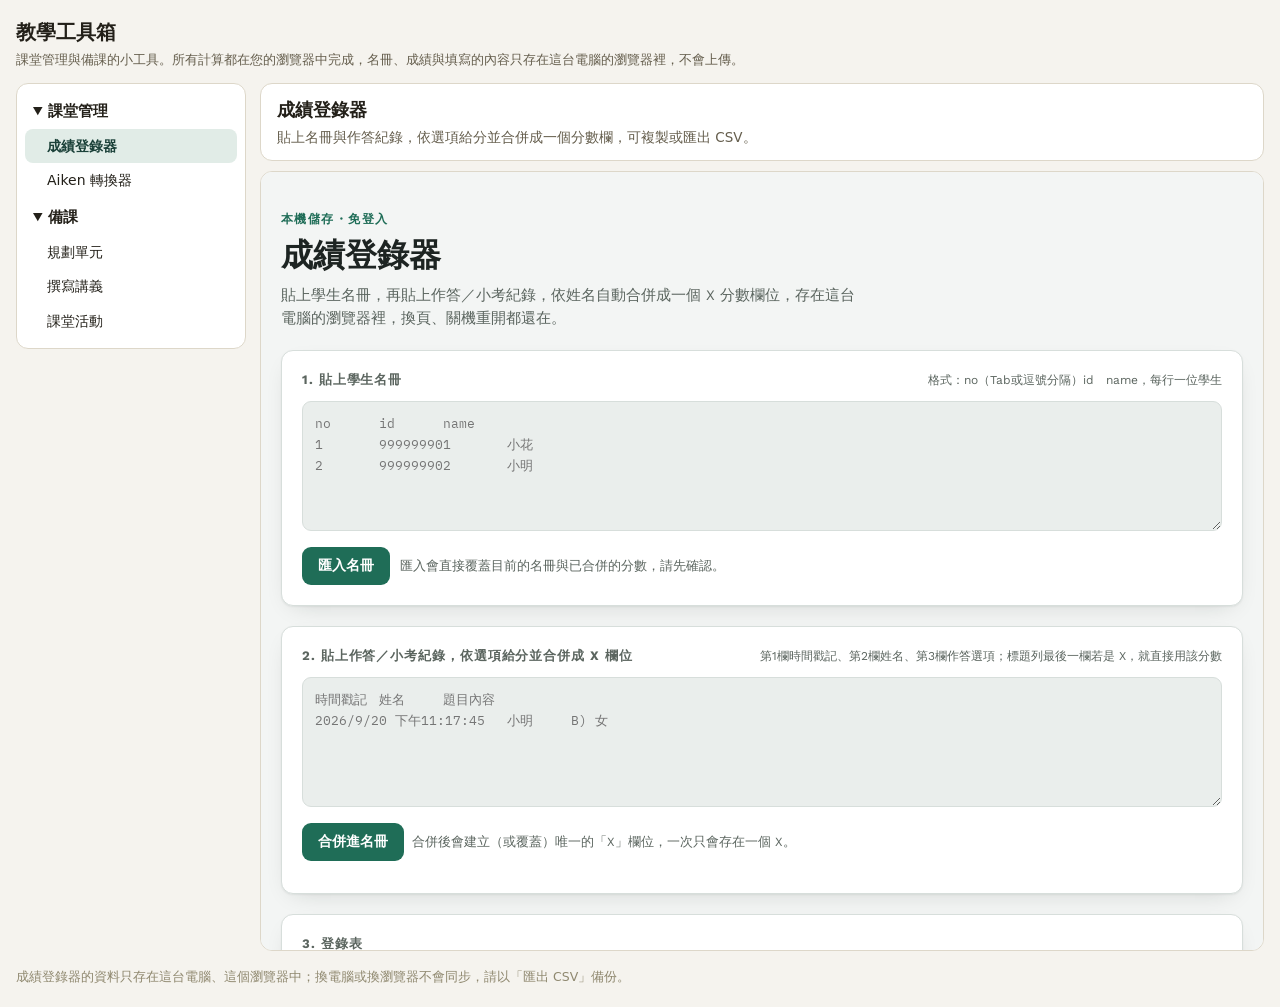
<file: index.html>
<!doctype html>
<html lang="zh-Hant">
<head>
<meta charset="utf-8"><meta name="robots" content="noindex, nofollow">
<meta name="viewport" content="width=device-width,initial-scale=1">
<title>教學工具箱</title>
<style>
  :root{
    --bg:#f5f3ee; --surface:#ffffff; --border:#ddd7c9;
    --ink:#232019; --ink-soft:#655e4d; --ink-faint:#8f886f;
    --accent:#28594f; --accent-strong:#1b4139; --accent-soft:#e1ece7;
    --mono: ui-monospace, "Cascadia Mono", Consolas, monospace;
  }
  @media (prefers-color-scheme: dark){
    :root:not([data-theme="light"]){
      --bg:#141612; --surface:#1c1f1a; --border:#373d33;
      --ink:#eae7dc; --ink-soft:#b7b3a1; --ink-faint:#847e69;
      --accent:#79bda7; --accent-strong:#9bd2bf; --accent-soft:#213b34;
    }
  }
  :root[data-theme="dark"]{
    --bg:#141612; --surface:#1c1f1a; --border:#373d33;
    --ink:#eae7dc; --ink-soft:#b7b3a1; --ink-faint:#847e69;
    --accent:#79bda7; --accent-strong:#9bd2bf; --accent-soft:#213b34;
  }
  *{box-sizing:border-box}
  body{margin:0;background:var(--bg);color:var(--ink);font:15px/1.6 "Noto Sans TC","PingFang TC","Microsoft JhengHei",system-ui,sans-serif}
  header.top{max-width:1600px;margin:0 auto;padding:16px 16px 8px}
  header.top h1{margin:0;font-size:20px}
  header.top p{margin:2px 0 0;color:var(--ink-soft);font-size:13px}
  .layout{max-width:1600px;margin:0 auto;padding:4px 16px 16px;display:grid;grid-template-columns:230px minmax(0,1fr);gap:14px;align-items:start}
  #toc{position:sticky;top:12px;background:var(--surface);border:1px solid var(--border);border-radius:12px;padding:8px}
  #toc details{margin:2px 0}
  #toc summary{cursor:pointer;font-weight:700;font-size:14.5px;padding:6px 8px;border-radius:8px}
  #toc summary:hover{background:var(--bg)}
  #toc button{display:block;width:100%;text-align:left;border:0;background:none;color:var(--ink);font:inherit;font-size:14px;padding:6px 8px 6px 22px;border-radius:8px;cursor:pointer}
  #toc button:hover{background:var(--bg)}
  #toc button.on{background:var(--accent-soft);color:var(--accent-strong);font-weight:600}
  .work{display:flex;flex-direction:column;gap:10px;min-width:0}
  #sechead{background:var(--surface);border:1px solid var(--border);border-radius:12px;padding:12px 16px}
  #sechead h2{margin:0;font-size:18px}
  #sechead p{margin:2px 0 0;color:var(--ink-soft);font-size:13.5px}
  ol.steps{list-style:none;margin:10px 0 0;padding:0;display:flex;flex-wrap:wrap;gap:6px;align-items:center}
  ol.steps li{display:flex;align-items:center;gap:6px}
  ol.steps li+li::before{content:"→";color:var(--ink-faint)}
  ol.steps button{border:1px solid var(--border);background:var(--surface);color:var(--ink);padding:6px 12px;border-radius:8px;cursor:pointer;font:inherit;font-size:14px}
  ol.steps button b{font-family:var(--mono);margin-right:6px}
  ol.steps button.on{background:var(--accent);border-color:var(--accent);color:#fff}
  p.stepnote{margin:10px 0 0;padding:8px 12px;border-left:3px solid var(--accent);background:var(--bg);border-radius:0 8px 8px 0;font-size:14px;color:var(--ink)}
  iframe#view{width:100%;height:calc(100vh - 120px);min-height:520px;border:1px solid var(--border);border-radius:12px;background:var(--surface)}
  footer{max-width:1600px;margin:0 auto;padding:0 16px 20px;color:var(--ink-faint);font-size:12.5px}
  @media (max-width:860px){
    .layout{grid-template-columns:minmax(0,1fr)}
    #toc{position:static}
    iframe#view{height:80vh}
  }
</style>
</head>
<body>
<header class="top">
  <h1>教學工具箱</h1>
  <p>課堂管理與備課的小工具。所有計算都在您的瀏覽器中完成，名冊、成績與填寫的內容只存在這台電腦的瀏覽器裡，不會上傳。</p>
</header>

<div class="layout">
  <aside id="toc" aria-label="工具目錄"></aside>
  <div class="work">
    <section id="sechead"></section>
    <iframe id="view" title="工具"></iframe>
  </div>
</div>
<footer>成績登錄器的資料只存在這台電腦、這個瀏覽器中；換電腦或換瀏覽器不會同步，請以「匯出 CSV」備份。</footer>

<script>
// 側邊目錄：分組 → 項目 → 步驟；每個步驟在右側開啟一個工具頁面
const NAV = [
  { ch: "課堂管理", items: [
    { id: "grades", title: "成績登錄器", desc: "貼上名冊與作答紀錄，依選項給分並合併成一個分數欄，可複製或匯出 CSV。",
      steps: [{ label: "成績登錄器", src: "grades/" }] },
    { id: "aiken", title: "Aiken 轉換器", desc: "把 Word、txt 或貼上的選擇題，轉成 Moodle 匯入用的 Aiken 格式。",
      steps: [{ label: "Aiken 轉換器", src: "aiken/" }] }
  ] },
  { ch: "備課", items: [
    { id: "plan", title: "規劃單元", desc: "把教材切成彼此不重疊的子主題，決定這個單元要寫幾份講義。",
      steps: [{ label: "教學主題菜單", src: "prompt-generator/?embed=1&m=0",
        note: "先把教材上傳到同一個 NotebookLM 筆記本並開新對話；AI 會列出可教的子主題與「講義邊界速查」。" }] },
    { id: "handout", title: "撰寫講義", desc: "依子主題逐份撰寫講義；寫好後若某一段想更深入，再加以深化。",
      steps: [
        { label: "講義生成", src: "prompt-generator/?embed=1&m=1",
          note: "接在「規劃單元」同一個 NotebookLM 對話；貼上講義邊界速查，選一個子主題並調整講義結構。" },
        { label: "深化既有段落", src: "prompt-generator/?embed=1&m=2",
          note: "講義寫好後使用：從講義複製想展開的 ### 區塊，選擇深化方向，產出可直接替換的段落。" }] },
    { id: "activity", title: "課堂活動", desc: "依講義內容設計課堂上的小組討論。",
      steps: [{ label: "小組討論題", src: "prompt-generator/?embed=1&m=3",
        note: "接在寫出講義的同一個 NotebookLM 對話，不需要重貼講義。" }] }
  ] }
];
const ITEMS = NAV.flatMap(g => g.items);
const $ = id => document.getElementById(id);
const esc = s => String(s).replace(/[&<>"]/g, c => ({ "&": "&amp;", "<": "&lt;", ">": "&gt;", '"': "&quot;" }[c]));

let state = { item: "grades", step: {} };
try { Object.assign(state, JSON.parse(localStorage.getItem("toolbox-nav") || "{}")); } catch {}
if (!ITEMS.some(i => i.id === state.item)) state.item = "grades";
const save = () => { try { localStorage.setItem("toolbox-nav", JSON.stringify(state)); } catch {} };

const item = () => ITEMS.find(i => i.id === state.item);
const stepIdx = () => Math.min(state.step[state.item] || 0, item().steps.length - 1);

function render() {
  $("toc").innerHTML = NAV.map(g => `<details open><summary>${esc(g.ch)}</summary>` +
    g.items.map(i => `<button data-item="${i.id}" class="${i.id === state.item ? "on" : ""}">${esc(i.title)}</button>`).join("") +
    `</details>`).join("");
  const it = item(), k = stepIdx(), st = it.steps[k];
  $("sechead").innerHTML = `<h2>${esc(it.title)}</h2><p>${esc(it.desc)}</p>` +
    (it.steps.length > 1 ? `<ol class="steps">${it.steps.map((s, j) =>
      `<li><button data-step="${j}" class="${j === k ? "on" : ""}"><b>${j + 1}</b>${esc(s.label)}</button></li>`).join("")}</ol>` : "") +
    (st.note ? `<p class="stepnote">${esc(st.note)}</p>` : "");
  if ($("view").getAttribute("src") !== st.src) $("view").setAttribute("src", st.src);
  $("view").title = st.label;
  save();
}

$("toc").addEventListener("click", e => {
  const b = e.target.closest("button[data-item]"); if (!b) return;
  state.item = b.dataset.item; render();
  if (window.innerWidth < 860) $("sechead").scrollIntoView({ behavior: "smooth" });
});
$("sechead").addEventListener("click", e => {
  const b = e.target.closest("button[data-step]"); if (!b) return;
  state.step[state.item] = +b.dataset.step; render();
});
render();
</script>
</body>
</html>
</file>
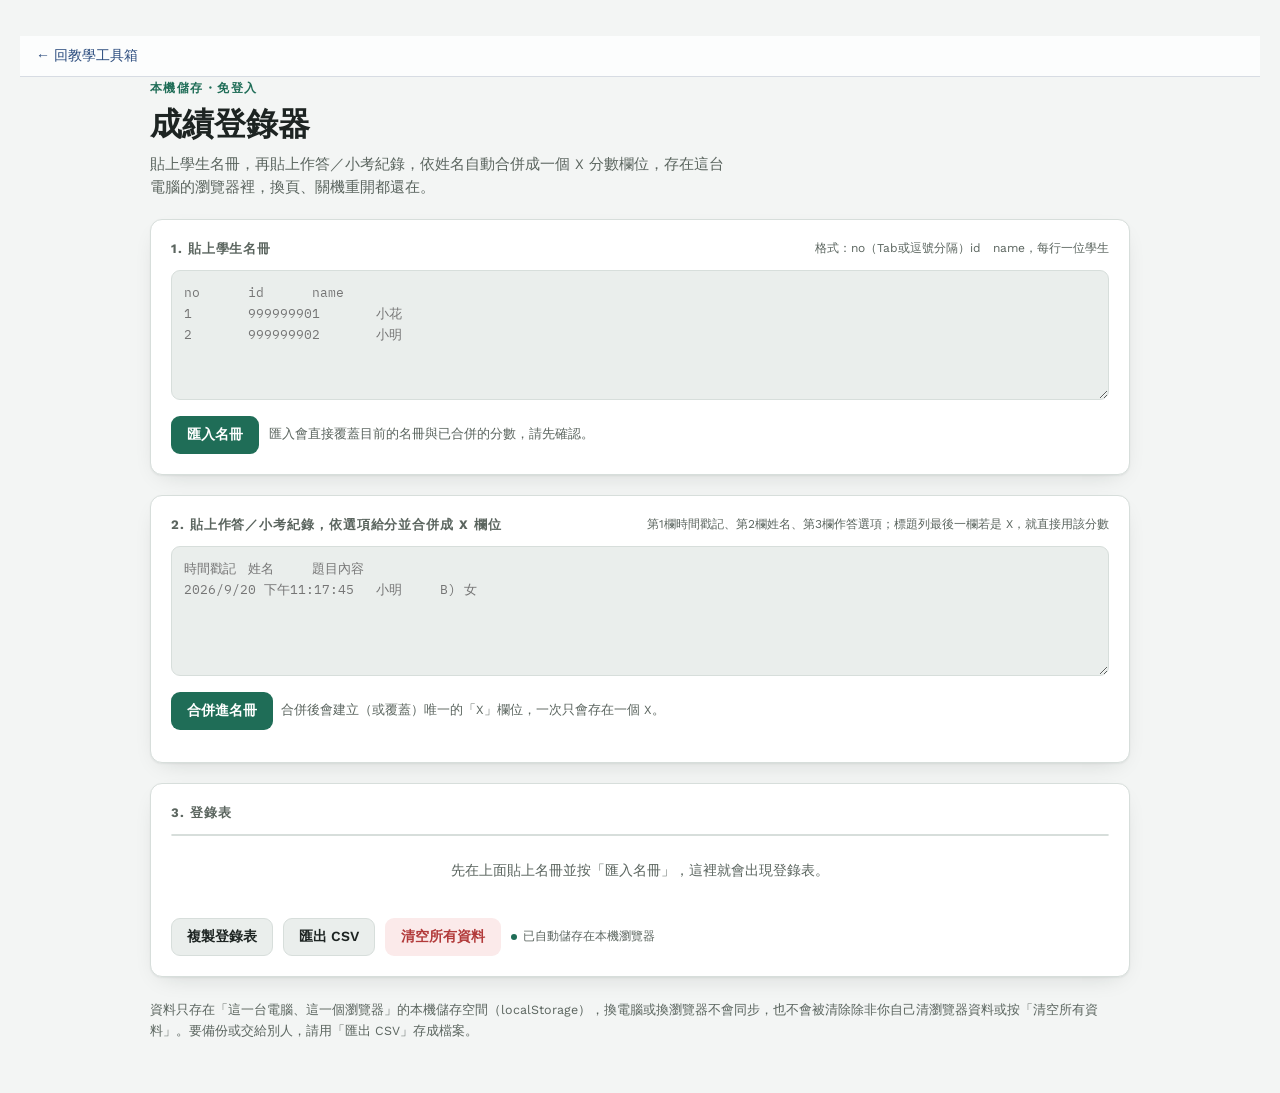
<file: grades/index.html>
<!DOCTYPE html>
<html lang="zh-Hant">
<head>
<meta charset="UTF-8"><meta name="robots" content="noindex, nofollow">
<meta name="viewport" content="width=device-width, initial-scale=1">
<title>成績登錄器</title>
<link rel="stylesheet" href="https://fonts.googleapis.com/css2?family=Work+Sans:wght@400;500;600;700&family=IBM+Plex+Mono:wght@400;500;600&display=swap">
<style>
  html, body{background:var(--bg,#F3F5F4); margin:0;}
  :root{
    --bg:#F3F5F4; --surface:#FFFFFF; --surface-2:#EAEEEC; --border:#D7DEDB;
    --ink:#1D2422; --ink-muted:#5B655F;
    --accent:#1F6D57; --accent-ink:#FFFFFF; --accent-soft:#E1EFE9;
    --bad:#B23A3A; --bad-soft:#FBEAEA;
    --shadow:0 1px 2px rgba(20,30,26,.06), 0 8px 24px -12px rgba(20,30,26,.2);
    --radius:12px;
  }
  @media (prefers-color-scheme: dark){
    :root:not([data-theme="light"]){
      --bg:#121614; --surface:#1A211E; --surface-2:#212A26; --border:#33403B;
      --ink:#E7EEEA; --ink-muted:#98A69F;
      --accent:#5FB394; --accent-ink:#08130F; --accent-soft:#1D3229;
      --bad:#E27272; --bad-soft:#3A1E1E;
      --shadow:0 1px 2px rgba(0,0,0,.4), 0 8px 24px -12px rgba(0,0,0,.6);
    }
  }
  :root[data-theme="dark"]{
    --bg:#121614; --surface:#1A211E; --surface-2:#212A26; --border:#33403B;
    --ink:#E7EEEA; --ink-muted:#98A69F;
    --accent:#5FB394; --accent-ink:#08130F; --accent-soft:#1D3229;
    --bad:#E27272; --bad-soft:#3A1E1E;
    --shadow:0 1px 2px rgba(0,0,0,.4), 0 8px 24px -12px rgba(0,0,0,.6);
  }

  [hidden]{display:none !important;}
  *{box-sizing:border-box;}
  body{
    background:var(--bg); color:var(--ink);
    font-family:"Work Sans", system-ui, -apple-system, "Noto Sans TC", sans-serif;
    padding-inline:20px; padding-block:36px;
  }
  .wrap{max-width:980px; margin:0 auto; display:flex; flex-direction:column; gap:20px;}

  header{display:flex; flex-direction:column; gap:6px;}
  .eyebrow{
    font-family:"IBM Plex Mono", monospace; font-size:12px; letter-spacing:.12em;
    text-transform:uppercase; color:var(--accent); font-weight:600;
  }
  h1{font-size:clamp(24px,4vw,32px); margin:0; font-weight:700; text-wrap:balance;}
  header p{margin:0; color:var(--ink-muted); font-size:14.5px; max-width:64ch; line-height:1.6;}

  .card{
    background:var(--surface); border:1px solid var(--border); border-radius:var(--radius);
    box-shadow:var(--shadow); padding:20px;
  }
  .card h2{
    font-size:13px; text-transform:uppercase; letter-spacing:.07em; font-weight:700;
    color:var(--ink-muted); margin:0 0 12px; display:flex; align-items:center; justify-content:space-between; gap:10px;
  }
  .card h2 .hint{font-size:12px; text-transform:none; letter-spacing:0; font-weight:400; color:var(--ink-muted);}

  textarea#rosterInput, textarea#mergeInput{
    width:100%; min-height:130px; resize:vertical; border:1px solid var(--border); border-radius:9px;
    padding:12px; font-family:"IBM Plex Mono", monospace; font-size:13px; line-height:1.6;
    background:var(--surface-2); color:var(--ink);
  }

  .btn{
    font-family:inherit; font-size:14px; font-weight:600; border-radius:9px; border:1px solid transparent;
    padding:9px 15px; cursor:pointer; display:inline-flex; align-items:center; gap:7px;
    transition:opacity .15s, transform .05s; white-space:nowrap;
  }
  .btn:active{transform:scale(.98);}
  .btn-primary{background:var(--accent); color:var(--accent-ink);}
  .btn-primary:disabled{opacity:.4; cursor:not-allowed;}
  .btn-ghost{background:var(--surface-2); color:var(--ink); border-color:var(--border);}
  .btn-danger{background:var(--bad-soft); color:var(--bad); border-color:transparent;}
  .btn-row{display:flex; gap:10px; flex-wrap:wrap; margin-top:12px; align-items:center;}

  .table-scroll{overflow-x:auto; border:1px solid var(--border); border-radius:10px;}
  table{border-collapse:collapse; width:100%; min-width:560px; font-size:13.5px;}
  thead th{
    position:sticky; top:0; background:var(--surface-2); text-align:left; font-weight:600;
    padding:9px 10px; border-bottom:1px solid var(--border); white-space:nowrap; color:var(--ink-muted);
  }
  thead th.col-score{color:var(--ink); text-align:center;}
  tbody td{padding:6px 10px; border-bottom:1px solid var(--border); font-variant-numeric:tabular-nums; white-space:nowrap;}
  tbody tr:last-child td{border-bottom:none;}
  tbody tr:hover{background:var(--surface-2);}
  td.col-name{font-weight:500; white-space:normal; min-width:110px;}
  td.col-id{font-family:"IBM Plex Mono", monospace; color:var(--ink-muted);}
  td.col-no{font-family:"IBM Plex Mono", monospace; color:var(--ink-muted); text-align:center;}
  td.col-score{text-align:center;}
  td.col-score input{
    width:64px; text-align:center; border:1px solid var(--border); border-radius:6px; padding:5px 4px;
    font-family:"IBM Plex Mono", monospace; font-size:13px; background:var(--surface); color:var(--ink);
  }
  .empty-hint{padding:26px 10px; text-align:center; color:var(--ink-muted); font-size:13.5px;}

  .merge-row{display:flex; gap:8px; flex-wrap:wrap; align-items:center; margin-top:12px;}
  .merge-row input[type=text]{
    border:1px solid var(--border); border-radius:8px; padding:8px 10px; font-size:13.5px;
    font-family:inherit; background:var(--surface-2); color:var(--ink); width:200px;
  }
  .merge-summary{
    margin-top:12px; font-size:13px; color:var(--ink-muted); background:var(--surface-2);
    border-radius:8px; padding:9px 12px;
  }
  .option-scores{
    margin-top:12px; border:1px solid var(--border); border-radius:10px; padding:12px 14px;
    display:flex; flex-direction:column; gap:8px;
  }
  .option-scores .opt-title{font-size:13px; color:var(--ink-muted); line-height:1.5;}
  .option-row{display:flex; align-items:center; gap:10px; flex-wrap:wrap;}
  .option-row .opt-label{flex:1 1 220px; font-size:13.5px; font-weight:500; min-width:0; overflow-wrap:anywhere;}
  .option-row .opt-count{font-size:12.5px; color:var(--ink-muted); font-variant-numeric:tabular-nums; min-width:44px;}
  .option-row input[type=number]{
    width:84px; text-align:center; border:1px solid var(--border); border-radius:6px; padding:6px 4px;
    font-family:"IBM Plex Mono", monospace; font-size:13px; background:var(--surface); color:var(--ink);
  }
  .unmatched{margin-top:12px; display:flex; flex-direction:column; gap:6px;}
  .unmatched-row{
    display:flex; align-items:center; justify-content:space-between; gap:8px;
    background:var(--surface-2); border-radius:8px; padding:7px 12px; font-size:13px;
  }
  .unmatched-row .name{font-weight:600;}

  .toast{
    position:fixed; left:50%; bottom:24px; transform:translateX(-50%);
    background:var(--ink); color:var(--bg); font-size:13px; padding:9px 16px; border-radius:20px;
    box-shadow:var(--shadow); opacity:0; pointer-events:none; transition:opacity .2s, bottom .2s;
  }
  .toast.show{opacity:1; bottom:32px;}

  .save-state{font-size:12px; color:var(--ink-muted); display:flex; align-items:center; gap:6px;}
  .save-state .dot{width:6px; height:6px; border-radius:50%; background:var(--accent);}

  footer{font-size:12.5px; color:var(--ink-muted); line-height:1.7; padding-block:2px 16px;}
  footer code{font-family:"IBM Plex Mono", monospace; background:var(--surface-2); padding:1px 5px; border-radius:4px;}

  @media (prefers-reduced-motion: reduce){ *{transition:none !important;} }
</style>
</head>
<body>
<style>.toolbox-back{display:block;padding:10px 16px;font:500 14px/1.4 "Noto Sans TC","PingFang TC","Microsoft JhengHei",sans-serif;background:#ffffffcc;border-bottom:1px solid #d7dce3}.toolbox-back a{color:#2b4c7e;text-decoration:none}.toolbox-back a:hover{text-decoration:underline}@media (prefers-color-scheme:dark){.toolbox-back{background:#1b1e26cc;border-bottom-color:#333846}.toolbox-back a{color:#7fa3d6}}</style>
<nav class="toolbox-back"><a href="../">← 回教學工具箱</a></nav><script>if(window.self!==window.top)document.querySelector(".toolbox-back").style.display="none"</script>

<div class="wrap">

  <header>
    <div class="eyebrow">本機儲存・免登入</div>
    <h1>成績登錄器</h1>
    <p>貼上學生名冊，再貼上作答／小考紀錄，依姓名自動合併成一個 X 分數欄位，存在這台電腦的瀏覽器裡，換頁、關機重開都還在。</p>
  </header>

  <section class="card">
    <h2>1. 貼上學生名冊<span class="hint">格式：no（Tab或逗號分隔）id　name，每行一位學生</span></h2>
    <textarea id="rosterInput" placeholder="no&#9;id&#9;name&#10;1&#9;999999901&#9;小花&#10;2&#9;999999902&#9;小明"></textarea>
    <div class="btn-row">
      <button class="btn btn-primary" id="loadRosterBtn">匯入名冊</button>
      <span style="font-size:12.5px; color:var(--ink-muted);">匯入會直接覆蓋目前的名冊與已合併的分數，請先確認。</span>
    </div>
  </section>

  <section class="card">
    <h2>2. 貼上作答／小考紀錄，依選項給分並合併成 X 欄位<span class="hint">第1欄時間戳記、第2欄姓名、第3欄作答選項；標題列最後一欄若是 X，就直接用該分數</span></h2>
    <textarea id="mergeInput" placeholder="時間戳記&#9;姓名&#9;題目內容&#10;2026/9/20 下午11:17:45&#9;小明&#9;B) 女"></textarea>
    <div class="option-scores" id="optionScores" hidden></div>
    <div class="merge-row">
      <button class="btn btn-primary" id="mergeBtn">合併進名冊</button>
      <span style="font-size:12.5px; color:var(--ink-muted);">合併後會建立（或覆蓋）唯一的「X」欄位，一次只會存在一個 X。</span>
    </div>
    <div class="merge-summary" id="mergeSummary" hidden></div>
    <div class="unmatched" id="unmatchedList"></div>
  </section>

  <section class="card">
    <h2>3. 登錄表</h2>
    <div class="table-scroll">
      <table id="grid">
        <thead><tr id="headRow"></tr></thead>
        <tbody id="bodyRows"></tbody>
      </table>
    </div>
    <div class="empty-hint" id="emptyHint" hidden>先在上面貼上名冊並按「匯入名冊」，這裡就會出現登錄表。</div>

    <div class="btn-row">
      <button class="btn btn-ghost" id="copyGridBtn">複製登錄表</button>
      <button class="btn btn-ghost" id="exportBtn">匯出 CSV</button>
      <button class="btn btn-danger" id="clearBtn">清空所有資料</button>
      <span class="save-state"><span class="dot"></span><span id="saveLabel">已自動儲存在本機瀏覽器</span></span>
    </div>
  </section>

  <footer>
    資料只存在「這一台電腦、這一個瀏覽器」的本機儲存空間（localStorage），換電腦或換瀏覽器不會同步，也不會被清除除非你自己清瀏覽器資料或按「清空所有資料」。要備份或交給別人，請用「匯出 CSV」存成檔案。
  </footer>

</div>

<div class="toast" id="toast"></div>

<script>
(function(){
  "use strict";

  var STORAGE_KEY = "gradeRecorder_v1";

  var state = {
    students: [],   // {no, id, name, scores: {colId: number}}
    columns: []     // {id, name} — 目前固定只會有一個名叫 X 的欄位
  };

  var els = {
    rosterInput: document.getElementById("rosterInput"),
    loadRosterBtn: document.getElementById("loadRosterBtn"),
    headRow: document.getElementById("headRow"),
    bodyRows: document.getElementById("bodyRows"),
    emptyHint: document.getElementById("emptyHint"),
    grid: document.getElementById("grid"),
    exportBtn: document.getElementById("exportBtn"),
    clearBtn: document.getElementById("clearBtn"),
    toast: document.getElementById("toast"),
    saveLabel: document.getElementById("saveLabel"),
    mergeInput: document.getElementById("mergeInput"),
    optionScores: document.getElementById("optionScores"),
    mergeBtn: document.getElementById("mergeBtn"),
    mergeSummary: document.getElementById("mergeSummary"),
    unmatchedList: document.getElementById("unmatchedList"),
    copyGridBtn: document.getElementById("copyGridBtn")
  };

  var pendingUnmatched = []; // {name, value} entries not found in roster, shown as a plain list
  var optionScoreMap = {};   // 選項文字 → 使用者手動輸入的分數（字串，空白代表尚未填）
  var currentOptions = [];   // 目前貼上的紀錄中偵測到的選項，順序與畫面上的輸入框一致

  // ---- clipboard helper ----
  function copyToClipboard(text, successMsg){
    var done = function(){ showToast(successMsg || "已複製到剪貼簿"); };
    var fail = function(){
      var ta = document.createElement("textarea");
      ta.value = text;
      ta.style.position = "fixed";
      ta.style.opacity = "0";
      document.body.appendChild(ta);
      ta.focus();
      ta.select();
      try { document.execCommand("copy"); done(); }
      catch (e){ showToast("複製失敗，請手動選取後 Ctrl+C"); }
      document.body.removeChild(ta);
    };
    if (navigator.clipboard && navigator.clipboard.writeText){
      navigator.clipboard.writeText(text).then(done).catch(fail);
    } else {
      fail();
    }
  }

  function showToast(msg){
    els.toast.textContent = msg;
    els.toast.classList.add("show");
    clearTimeout(showToast._t);
    showToast._t = setTimeout(function(){ els.toast.classList.remove("show"); }, 2200);
  }

  function escapeHtml(s){
    return String(s).replace(/[&<>"']/g, function(c){
      return {"&":"&amp;","<":"&lt;",">":"&gt;","\"":"&quot;","'":"&#39;"}[c];
    });
  }

  function uid(){
    return "c" + Math.random().toString(36).slice(2, 9);
  }

  // ---- persistence ----
  function save(){
    try {
      localStorage.setItem(STORAGE_KEY, JSON.stringify(state));
      els.saveLabel.textContent = "已自動儲存在本機瀏覽器";
    } catch (e){
      els.saveLabel.textContent = "本機儲存失敗（可能是私密瀏覽模式），資料只在這次分頁有效";
    }
  }

  function load(){
    try {
      var raw = localStorage.getItem(STORAGE_KEY);
      if (!raw) return;
      var parsed = JSON.parse(raw);
      if (parsed && Array.isArray(parsed.students) && Array.isArray(parsed.columns)){
        state = parsed;
      }
    } catch (e){ /* ignore corrupt data, start fresh */ }
  }

  // ---- roster parsing ----
  function splitRow(line){
    if (line.indexOf("\t") !== -1) return line.split("\t");
    if (line.indexOf(",") !== -1) return line.split(",");
    return line.split(/\s{2,}/);
  }

  function looksLikeHeader(parts){
    return parts.some(function(p){
      return /^(no|id|name|座號|學號|姓名|編號)$/i.test(p.trim());
    });
  }

  function parseRoster(text){
    var lines = text.split(/\r\n|\r|\n/).map(function(l){ return l.trim(); }).filter(function(l){ return l !== ""; });
    if (!lines.length) return [];
    if (looksLikeHeader(splitRow(lines[0]))) lines.shift();
    return lines.map(function(line){
      var parts = splitRow(line).map(function(p){ return p.trim(); });
      return {
        no: parts[0] || "",
        id: parts[1] || "",
        name: parts[2] || "",
        scores: {}
      };
    }).filter(function(s){ return s.id || s.name; });
  }

  // ---- merge-by-name import (e.g. Kahoot/Google Form quiz export) ----
  // 固定格式：第1欄時間戳記、第2欄姓名、第3欄是作答選項（分數由使用者依選項手動輸入）
  // Google 試算表／Excel 複製出來的 Tab 分隔文字，含換行或雙引號的儲存格會被加上引號，
  // 逐字元解析才不會把一格內的換行誤當成新的一列。
  function parseTabRows(text){
    var rows = [], row = [], cur = "", inQ = false, i, c;
    for (i = 0; i < text.length; i++){
      c = text.charAt(i);
      if (inQ){
        if (c === '"'){
          if (text.charAt(i + 1) === '"'){ cur += '"'; i++; }
          else inQ = false;
        } else cur += c;
      } else if (c === '"' && cur === ""){
        inQ = true;
      } else if (c === "\t"){
        row.push(cur); cur = "";
      } else if (c === "\n" || c === "\r"){
        if (c === "\r" && text.charAt(i + 1) === "\n") i++;
        row.push(cur); rows.push(row); row = []; cur = "";
      } else cur += c;
    }
    if (cur !== "" || row.length){ row.push(cur); rows.push(row); }
    return rows;
  }

  function parseMergeData(text){
    var rows;
    if (text.indexOf("\t") !== -1){
      rows = parseTabRows(text);
    } else {
      rows = text.split(/\r\n|\r|\n/).map(function(l){ return splitRow(l); });
    }
    rows = rows.map(function(r){
      return r.map(function(p){ return p.replace(/\s+/g, " ").trim(); });
    }).filter(function(r){ return r.some(function(p){ return p !== ""; }); });

    var question = "";
    var scoreIdx = -1; // 標題列中名為 X／x 的欄位（可能在第3欄或第4欄）：資料已有人工給分，直接使用
    if (rows.length && /時間戳記|timestamp/i.test(rows[0].join(" "))){
      var head = rows.shift();
      question = head[2] || "";
      for (var h = head.length - 1; h >= 2; h--){
        if (head[h].toLowerCase() === "x"){ scoreIdx = h; break; }
      }
    }
    var hasScore = scoreIdx !== -1;
    var entries = rows.map(function(parts){
      if (parts.length < 3 || !parts[1]) return null;
      if (hasScore){
        var raw = parts[scoreIdx] === undefined ? "" : parts[scoreIdx];
        var v = Number(raw);
        return {name: parts[1], answer: "", score: raw !== "" && isFinite(v) ? v : null};
      }
      return {name: parts[1], answer: parts[2]};
    }).filter(Boolean);
    return {question: question, entries: entries, hasScore: hasScore};
  }

  function norm(s){ return String(s).replace(/[\s　]+/g, ""); }

  // 依序嘗試：姓名完全相同 → 填寫內容含有名冊的學號 → 填寫內容含有名冊的姓名
  function findStudent(raw){
    var n = norm(raw);
    if (!n) return null;
    var i, s;
    for (i = 0; i < state.students.length; i++){
      if (norm(state.students[i].name) === n) return {idx: i, how: ""};
    }
    for (i = 0; i < state.students.length; i++){
      var id = norm(state.students[i].id);
      if (id.length >= 5 && n.indexOf(id) !== -1) return {idx: i, how: "依學號比對"};
    }
    var best = -1, bestLen = 0, tie = false;
    for (i = 0; i < state.students.length; i++){
      s = norm(state.students[i].name);
      if (s.length >= 2 && n.indexOf(s) !== -1){
        if (s.length > bestLen){ best = i; bestLen = s.length; tie = false; }
        else if (s.length === bestLen){ tie = true; }
      }
    }
    if (best !== -1 && !tie) return {idx: best, how: "依姓名比對"};

    // 寫錯字：長度相同（至少3個字）、只差一個字，且名冊裡只有一位符合
    var near = [];
    if (n.length >= 3){
      for (i = 0; i < state.students.length; i++){
        s = norm(state.students[i].name);
        if (s.length !== n.length) continue;
        var diff = 0;
        for (var k = 0; k < s.length && diff < 2; k++){ if (s[k] !== n[k]) diff++; }
        if (diff === 1) near.push(i);
      }
    }
    if (near.length === 1) return {idx: near[0], how: "疑似比對（姓名差一個字，請確認）"};
    return null;
  }

  // 同一位學生重複作答只取第一筆；對不上名冊的依填寫內容去重
  function resolveEntries(entries){
    var assigned = {};   // 名冊 index → {answer, note}
    var unmatched = [];  // {name, answer}
    var seenRaw = {};
    entries.forEach(function(e){
      var m = findStudent(e.name);
      if (m){
        if (!Object.prototype.hasOwnProperty.call(assigned, m.idx)){
          assigned[m.idx] = {answer: e.answer, score: e.score, note: m.how ? m.how + "（原填：" + e.name + "）" : ""};
        }
      } else if (!seenRaw[e.name]){
        seenRaw[e.name] = true;
        unmatched.push({name: e.name, answer: e.answer, score: e.score});
      }
    });
    return {assigned: assigned, unmatched: unmatched};
  }

  function renderOptionScores(){
    var parsed = parseMergeData(els.mergeInput.value);
    if (parsed.hasScore){
      currentOptions = [];
      els.optionScores.hidden = false;
      els.optionScores.innerHTML = '<div class="opt-title">偵測到標題列有 X 欄，資料已有分數（共 ' +
        parsed.entries.length + ' 筆），將直接使用，不需要依選項給分。</div>';
      return;
    }
    var resolved = resolveEntries(parsed.entries);
    var counts = {};
    Object.keys(resolved.assigned).forEach(function(k){
      var a = resolved.assigned[k].answer;
      counts[a] = (counts[a] || 0) + 1;
    });
    resolved.unmatched.forEach(function(u){ counts[u.answer] = (counts[u.answer] || 0) + 1; });
    currentOptions = Object.keys(counts).sort(function(a, b){ return a.localeCompare(b, "zh-Hant"); });

    if (!currentOptions.length){
      els.optionScores.hidden = true;
      els.optionScores.innerHTML = "";
      return;
    }
    els.optionScores.hidden = false;
    var title = '<div class="opt-title">' + (parsed.question ? '題目：' + escapeHtml(parsed.question) + '<br>' : '') +
      '請依選項輸入分數（同一人重複作答只算第一筆；沒填的選項以 0 分計算）</div>';
    els.optionScores.innerHTML = title + currentOptions.map(function(opt, i){
      var saved = Object.prototype.hasOwnProperty.call(optionScoreMap, opt) ? optionScoreMap[opt] : "";
      return '<div class="option-row">' +
        '<span class="opt-label">' + escapeHtml(opt) + '</span>' +
        '<span class="opt-count">' + counts[opt] + ' 人</span>' +
        '<input type="number" step="any" inputmode="decimal" placeholder="分數" data-opt-idx="' + i + '" value="' + escapeHtml(saved) + '">' +
        '</div>';
    }).join("");
  }

  els.mergeInput.addEventListener("input", renderOptionScores);

  els.optionScores.addEventListener("input", function(e){
    var t = e.target;
    if (t.matches("input[data-opt-idx]")){
      optionScoreMap[currentOptions[Number(t.getAttribute("data-opt-idx"))]] = t.value;
    }
  });

  function renderUnmatched(){
    if (!pendingUnmatched.length){
      els.unmatchedList.innerHTML = "";
      return;
    }
    els.unmatchedList.innerHTML = pendingUnmatched.map(function(u){
      return '<div class="unmatched-row"><span class="name">' + escapeHtml(u.name) + '</span><span>' + escapeHtml(u.value) + ' 分</span></div>';
    }).join("");
  }

  els.copyGridBtn.addEventListener("click", function(){
    if (!state.students.length){ showToast("目前沒有資料可以複製"); return; }
    var hasNote = state.students.some(function(s){ return s.note; });
    var header = ["座號", "學號", "姓名"].concat(state.columns.map(function(c){ return c.name; }));
    if (hasNote) header.push("備註");
    var rows = [header.join("\t")];
    state.students.forEach(function(s){
      var row = [s.no, s.id, s.name];
      state.columns.forEach(function(col){
        var v = s.scores[col.id];
        row.push(v === undefined || v === null ? "" : v);
      });
      if (hasNote) row.push(s.note || "");
      rows.push(row.join("\t"));
    });
    copyToClipboard(rows.join("\n"), "已複製登錄表，可直接貼到 Excel");
  });

  els.mergeBtn.addEventListener("click", function(){
    if (!state.students.length){ showToast("請先匯入名冊"); return; }
    var colName = "X";
    var text = els.mergeInput.value;
    if (!text.trim()){ showToast("請先貼上要合併的紀錄"); return; }

    var parsed = parseMergeData(text);
    if (!parsed.entries.length){ showToast("沒有解析到任何資料，請確認格式"); return; }

    // 依選項換算分數；同一位學生重複作答只取第一筆（由 resolveEntries 處理）
    var emptyOptions = currentOptions.filter(function(opt){
      var v = optionScoreMap[opt];
      return v === undefined || v === "" || isNaN(Number(v));
    });
    var badScoreCount = 0;
    function scoreOf(item){
      if (parsed.hasScore){
        if (item.score === null || item.score === undefined){ badScoreCount++; return 0; }
        return item.score;
      }
      var raw = optionScoreMap[item.answer];
      var v = Number(raw);
      return (raw !== undefined && raw !== "" && isFinite(v)) ? v : 0;
    }
    var resolved = resolveEntries(parsed.entries);

    // 一次只會有一個 X 欄位：已存在就覆蓋重算，不存在才新增
    var col = state.columns.find(function(c){ return c.name === colName; });
    if (!col){
      col = {id: uid(), name: colName, weight: null};
      state.columns.push(col);
    }

    var matchedCount = 0, fuzzyCount = 0;
    state.students.forEach(function(s, idx){
      var hit = resolved.assigned[idx];
      if (hit){
        s.scores[col.id] = scoreOf(hit);
        s.note = hit.note;
        matchedCount++;
        if (hit.note) fuzzyCount++;
      } else {
        s.scores[col.id] = 0; // 名冊裡有、但這次紀錄沒出現 → 視為 0
        s.note = "";
      }
    });

    pendingUnmatched = resolved.unmatched.map(function(u){ return {name: u.name, value: scoreOf(u)}; });
    var noAnswerCount = state.students.length - matchedCount;

    save();
    render();
    renderUnmatched();

    els.mergeSummary.hidden = false;
    els.mergeSummary.textContent = "已建立「" + colName + "」欄位：" + matchedCount + " 位配對成功" +
      (fuzzyCount ? "（其中 " + fuzzyCount + " 位不是姓名完全相同，是依學號／姓名／疑似寫錯字比對，已在登錄表「備註」欄註記，請確認）" : "") + "、" +
      noAnswerCount + " 位名冊中沒作答（記為 0 分）、" +
      pendingUnmatched.length + " 筆名字對不上名冊（列在下方）。" +
      (emptyOptions.length ? "　注意：「" + emptyOptions.join("」「") + "」沒有填分數，已以 0 分計算。" : "") +
      (badScoreCount ? "　注意：有 " + badScoreCount + " 筆 X 欄不是數字，已以 0 分計算。" : "");

    els.mergeInput.value = "";
    optionScoreMap = {};
    renderOptionScores();
    showToast("已合併進名冊");
  });

  // ---- rendering ----
  function render(){
    var hasData = state.students.length > 0;
    els.grid.style.display = hasData ? "" : "none";
    els.emptyHint.hidden = hasData;

    // header
    var hasNote = state.students.some(function(s){ return s.note; });
    var headHtml = '<th>座號</th><th>學號</th><th>姓名</th>';
    state.columns.forEach(function(col){
      headHtml += '<th class="col-score" data-col="' + col.id + '">' + escapeHtml(col.name) + '</th>';
    });
    if (hasNote) headHtml += '<th>備註</th>';
    els.headRow.innerHTML = headHtml;

    // body
    els.bodyRows.innerHTML = state.students.map(function(s, i){
      var cells = '<td class="col-no">' + escapeHtml(s.no) + '</td>' +
        '<td class="col-id">' + escapeHtml(s.id) + '</td>' +
        '<td class="col-name">' + escapeHtml(s.name) + '</td>';
      state.columns.forEach(function(col){
        var v = s.scores[col.id];
        cells += '<td class="col-score"><input type="number" inputmode="decimal" data-row="' + i + '" data-col="' + col.id + '" value="' + (v !== undefined && v !== null ? v : "") + '"></td>';
      });
      if (hasNote) cells += '<td class="col-note">' + escapeHtml(s.note || "") + '</td>';
      return '<tr>' + cells + '</tr>';
    }).join("");
  }

  // ---- events ----
  els.loadRosterBtn.addEventListener("click", function(){
    var text = els.rosterInput.value;
    if (!text.trim()){ showToast("請先貼上名冊內容"); return; }
    var students = parseRoster(text);
    if (!students.length){ showToast("沒有解析到任何學生資料，請確認格式"); return; }
    students.sort(function(a, b){
      var na = Number(a.no), nb = Number(b.no);
      if (!isNaN(na) && !isNaN(nb)) return na - nb;
      return String(a.no).localeCompare(String(b.no));
    });
    state.students = students;
    save();
    render();
    showToast("已匯入 " + students.length + " 位學生");
  });

  els.bodyRows.addEventListener("input", function(e){
    var t = e.target;
    if (t.matches("input[data-row][data-col]")){
      var row = Number(t.getAttribute("data-row"));
      var colId = t.getAttribute("data-col");
      var val = t.value === "" ? "" : Number(t.value);
      state.students[row].scores[colId] = val;
      save();
    }
  });

  els.clearBtn.addEventListener("click", function(){
    if (!confirm("確定要清空名冊與所有已合併的分數嗎？這個動作無法復原。")) return;
    state = {students: [], columns: []};
    pendingUnmatched = [];
    els.mergeSummary.hidden = true;
    save();
    render();
    renderUnmatched();
    showToast("已清空");
  });

  els.exportBtn.addEventListener("click", function(){
    if (!state.students.length){ showToast("目前沒有資料可以匯出"); return; }
    var hasNote = state.students.some(function(s){ return s.note; });
    var header = ["座號", "學號", "姓名"].concat(state.columns.map(function(c){ return c.name; }));
    if (hasNote) header.push("備註");
    var rows = [header];
    state.students.forEach(function(s){
      var row = [s.no, s.id, s.name];
      state.columns.forEach(function(col){
        var v = s.scores[col.id];
        row.push(v === undefined || v === null || v === "" ? "" : v);
      });
      if (hasNote) row.push(s.note || "");
      rows.push(row);
    });
    var csv = rows.map(function(r){
      return r.map(function(cell){
        var str = String(cell);
        if (/[",\n]/.test(str)) str = '"' + str.replace(/"/g, '""') + '"';
        return str;
      }).join(",");
    }).join("\r\n");
    var blob = new Blob(["﻿" + csv], {type: "text/csv;charset=utf-8"});
    var url = URL.createObjectURL(blob);
    var a = document.createElement("a");
    a.href = url;
    a.download = "成績登錄.csv";
    document.body.appendChild(a);
    a.click();
    document.body.removeChild(a);
    setTimeout(function(){ URL.revokeObjectURL(url); }, 1000);
    showToast("已下載 CSV");
  });

  load();
  render();
})();
</script>
</body>
</html>
</file>
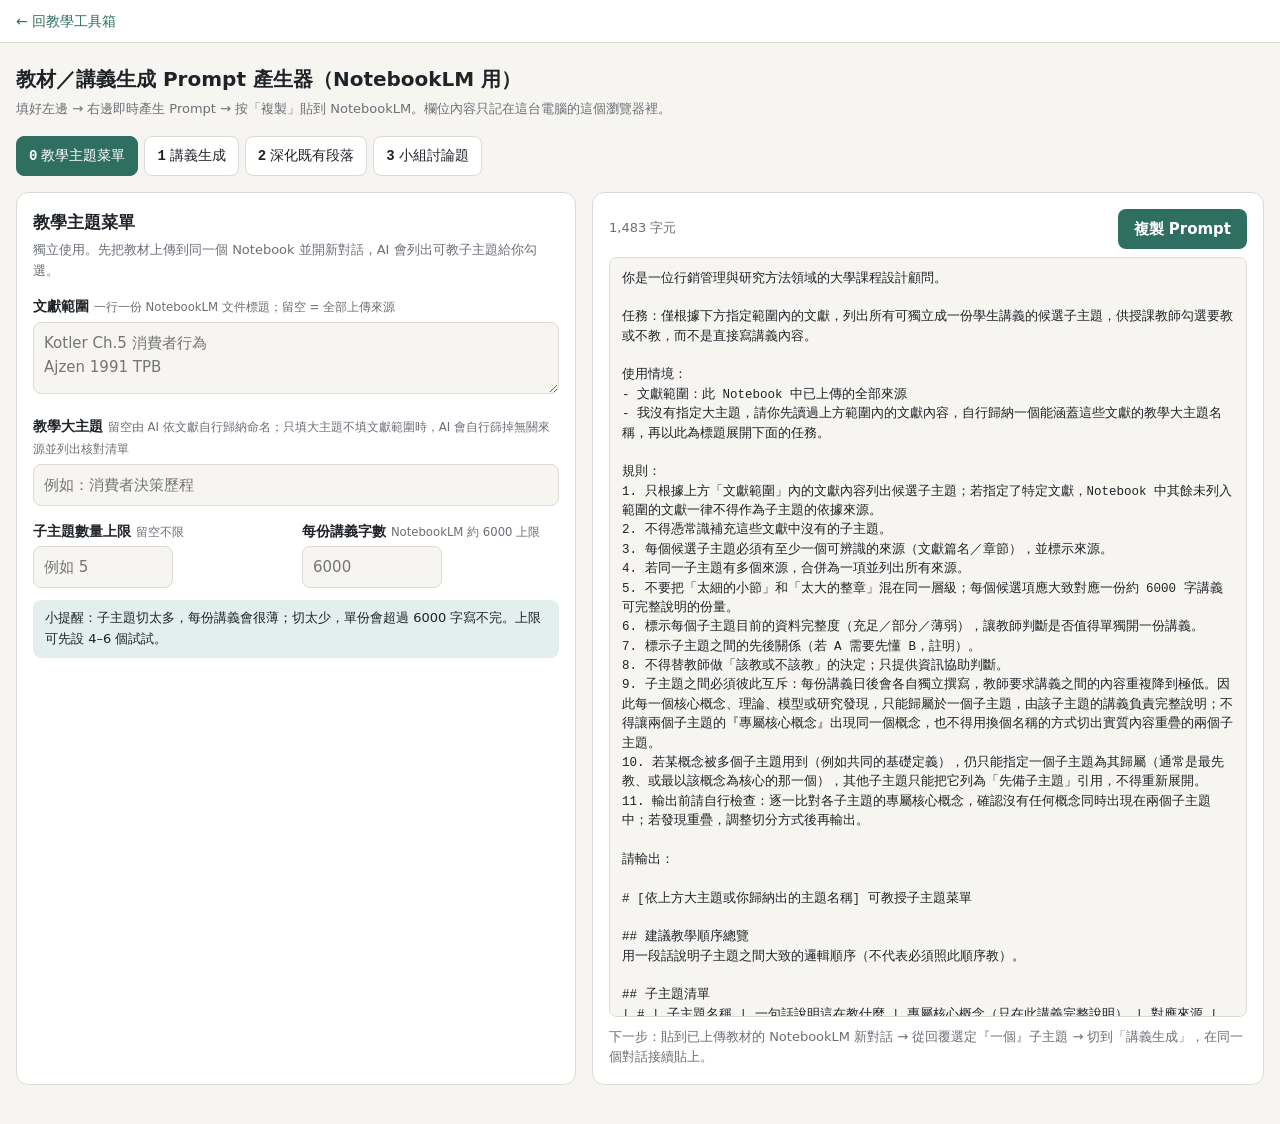
<file: prompt-generator/index.html>
<!doctype html>
<html lang="zh-Hant">
<head>
<meta charset="utf-8">
<meta name="robots" content="noindex, nofollow">
<meta name="viewport" content="width=device-width, initial-scale=1">
<title>教材 Prompt 產生器</title>
<link rel="stylesheet" href="style.css">
</head>
<body>
<nav class="toolbox-back"><a href="../">← 回教學工具箱</a></nav>
<header>
  <h1>教材／講義生成 Prompt 產生器（NotebookLM 用）</h1>
  <p>填好左邊 → 右邊即時產生 Prompt → 按「複製」貼到 NotebookLM。欄位內容只記在這台電腦的這個瀏覽器裡。</p>
</header>

<nav id="tabs">
  <button data-m="0" class="on"><b>0</b>教學主題菜單</button>
  <button data-m="1"><b>1</b>講義生成</button>
  <button data-m="2"><b>2</b>深化既有段落</button>
  <button data-m="3"><b>3</b>小組討論題</button>
</nav>

<main>
  <section class="card">
    <!-- [0] 教學主題菜單 -->
    <div class="pane on" data-m="0">
      <h2>教學主題菜單</h2>
      <p class="hint">獨立使用。先把教材上傳到同一個 Notebook 並開新對話，AI 會列出可教子主題給你勾選。</p>

      <label class="f">文獻範圍 <small>一行一份 NotebookLM 文件標題；留空 = 全部上傳來源</small></label>
      <textarea id="m0_docs" placeholder="Kotler Ch.5 消費者行為&#10;Ajzen 1991 TPB"></textarea>

      <label class="f">教學大主題 <small>留空由 AI 依文獻自行歸納命名；只填大主題不填文獻範圍時，AI 會自行篩掉無關來源並列出核對清單</small></label>
      <input type="text" id="m0_topic" placeholder="例如：消費者決策歷程">

      <div class="row">
        <div>
          <label class="f">子主題數量上限 <small>留空不限</small></label>
          <input type="number" id="m0_max" min="1" max="20" placeholder="例如 5">
        </div>
        <div>
          <label class="f">每份講義字數 <small>NotebookLM 約 6000 上限</small></label>
          <input type="number" id="m0_words" min="1000" step="500" placeholder="6000">
        </div>
      </div>
      <div class="note" id="m0_note"></div>
    </div>

    <!-- [1] 講義生成 -->
    <div class="pane" data-m="1">
      <h2>講義生成</h2>
      <p class="hint">接在「教學主題菜單」同一個對話。貼上它輸出最後的「講義邊界速查」，就能直接點選子主題、勾選這次要寫的概念。</p>

      <label class="f">講義邊界速查 <small>貼上「教學主題菜單」輸出最後的程式碼區塊（可不貼，改用下方手填）</small></label>
      <textarea id="m1_menu" class="mono" placeholder="子主題 1｜…｜專屬：…｜先備：無&#10;子主題 2｜…｜專屬：…｜先備：子主題 1&#10;共用｜…｜歸屬：子主題 1｜引用：子主題 2"></textarea>

      <div id="m1_pick" hidden>
        <label class="f">選一個子主題</label>
        <div class="list" id="m1_topics"></div>
        <div id="m1_conceptsWrap" hidden>
          <label class="f">這份講義要寫的概念 <small>取消勾選 = 這次不寫入正文，列到「延伸閱讀與資料界限」</small></label>
          <div class="chips" id="m1_concepts"></div>
        </div>
      </div>

      <div id="m1_manualWrap">
        <label class="f">或手填子主題 <small>可填菜單編號，例如 1</small></label>
        <input type="text" id="m1_manual" placeholder="例如：1 或 計畫行為理論">
      </div>

      <label class="f">講義總字數上限 <small>留空 = 約 6000 字</small></label>
      <input type="number" id="m1_words" min="1000" step="500" placeholder="6000">

      <fieldset class="struct">
        <legend>講義結構</legend>

        <div class="grp">
          <div class="t">開頭</div>
          <label class="check"><input type="checkbox" id="s_intro" checked>
            <span>「為什麼要理解這個主題？」引言節 <small style="color:var(--muted)">（以情境、管理決策或研究問題引入）</small></span></label>
        </div>

        <div class="grp">
          <div class="t">核心概念與理論架構（必備）</div>
          <label class="check"><input type="checkbox" id="s_overview" checked>
            <span>先寫一段「架構總覽」 <small style="color:var(--muted)">（只交代概念之間的順序與關係，不定義）</small></span></label>
          <div class="chips">
            <label class="chip"><input type="radio" name="s_format" value="bullets" checked>標題 → 條列 → 段落</label>
            <label class="chip"><input type="radio" name="s_format" value="prose">標題 → 純段落</label>
          </div>
        </div>

        <div class="grp">
          <div class="t">說明性例子</div>
          <div class="chips">
            <label class="chip"><input type="radio" name="s_examples" value="inline" checked>散在各概念中</label>
            <label class="chip"><input type="radio" name="s_examples" value="section">獨立一節「管理與行銷應用」</label>
            <label class="chip"><input type="radio" name="s_examples" value="none">不放例子</label>
          </div>
        </div>

        <div class="grp">
          <div class="t">結尾（必備）</div>
          <label class="check lock"><input type="checkbox" checked disabled>
            <span>「延伸閱讀與資料界限」 <small style="color:var(--muted)">（範圍邊界與資料不足的提醒都寫在這裡，不可關閉）</small></span></label>
        </div>

        <ol class="outline" id="m1_outline"></ol>
      </fieldset>

      <label class="check" style="margin-top:14px"><input type="checkbox" id="m1_attach">
        <span>把講義邊界速查一起附進 Prompt <small style="color:var(--muted)">（在「新對話」撰寫時才需要；同一對話接續不用）</small></span></label>

      <label class="f">補充要求 <small>選填，會加在 Prompt 最後</small></label>
      <textarea id="m1_extra" placeholder="例如：例子請以台灣零售業為主"></textarea>
      <div class="note" id="m1_note"></div>
    </div>

    <!-- [2] 深化既有段落 -->
    <div class="pane" data-m="2">
      <h2>深化既有段落</h2>
      <p class="hint">講義寫好後，想把其中某一段寫得更深入時使用。接在寫出這份講義的同一個對話；輸出是一段可以直接替換原段落的新版本。</p>
      <label class="f">要深化的段落 <small>從講義複製一個 ### 區塊，連同標題一起貼</small></label>
      <textarea id="dp_text" style="min-height:160px" placeholder="### 4U 痛點架構&#10;- …&#10;（段落文字）"></textarea>

      <label class="f">深化方向 <small>可複選；都不勾 = 由 AI 判斷原段落最薄弱之處</small></label>
      <div class="chips">
        <label class="chip"><input type="checkbox" name="dp_dir" value="mech">機制與理論依據</label>
        <label class="chip"><input type="checkbox" name="dp_dir" value="evid">實證研究</label>
        <label class="chip"><input type="checkbox" name="dp_dir" value="comp">與相近概念比較</label>
        <label class="chip"><input type="checkbox" name="dp_dir" value="exam">說明性例子</label>
        <label class="chip"><input type="checkbox" name="dp_dir" value="limi">限制與學術爭議</label>
      </div>

      <label class="f">改寫後字數 <small>留空 = 約為原段落的兩倍</small></label>
      <input type="number" id="dp_words" min="200" step="100" placeholder="例如 1200">

      <label class="f">補充要求 <small>選填，會加在 Prompt 最後</small></label>
      <textarea id="dp_extra" placeholder="例如：實證研究請優先使用 Keller 的研究"></textarea>
      <div class="note" id="dp_note"></div>
    </div>

    <!-- [3] 小組討論問題 -->
    <div class="pane" data-m="3">
      <h2>小組討論問題</h2>
      <p class="hint">接在「講義生成」同一個對話，不需要重貼講義。</p>
      <label class="f">題數 <small>留空 = 3–5 題</small></label>
      <input type="number" id="disc_n" min="1">
      <label class="f">小組人數與討論時間 <small>留空由 AI 建議</small></label>
      <input type="text" id="disc_group" placeholder="例如：4 人一組，討論 15 分鐘">
    </div>

  </section>

  <section class="card out">
    <div class="out-head">
      <span id="count"></span>
      <button class="copy" id="copy">複製 Prompt</button>
    </div>
    <pre id="out"></pre>
    <div class="next" id="next"></div>
  </section>
</main>

<!-- 一般 script（非 ES module），雙擊本機檔案開啟也能用 -->
<script src="js/common.js"></script>
<script src="js/handout.js"></script>
<script src="js/m0-menu.js"></script>
<script src="js/m1-handout.js"></script>
<script src="js/m2-deepen.js"></script>
<script src="js/m3-discussion.js"></script>
<script src="js/app.js"></script>
</body>
</html>
</file>
<file: prompt-generator/style.css>
:root {
  --bg: #f6f5f1; --panel: #ffffff; --text: #1f2328; --muted: #6b6f76;
  --line: #dcdad3; --accent: #2f6f62; --accent-soft: #e3efec;
  --warn: #9a5b00; --warn-soft: #fbf0dc; --danger: #a33a2c;
  --mono: ui-monospace, "Cascadia Mono", Consolas, monospace;
}
@media (prefers-color-scheme: dark) {
  :root:not([data-theme="light"]) {
    --bg: #17191c; --panel: #1f2226; --text: #e6e6e3; --muted: #9a9ea5;
    --line: #33373d; --accent: #6cbfae; --accent-soft: #233631;
    --warn: #e7b360; --warn-soft: #3a2f1c; --danger: #ef8a7c;
  }
}
:root[data-theme="dark"] {
  --bg: #17191c; --panel: #1f2226; --text: #e6e6e3; --muted: #9a9ea5;
  --line: #33373d; --accent: #6cbfae; --accent-soft: #233631;
  --warn: #e7b360; --warn-soft: #3a2f1c; --danger: #ef8a7c;
}
* { box-sizing: border-box; }
body {
  margin: 0; background: var(--bg); color: var(--text);
  font: 15px/1.6 "Microsoft JhengHei", "PingFang TC", "Noto Sans TC", system-ui, sans-serif;
}
header { padding: 20px 16px 8px; max-width: 1280px; margin: 0 auto; }
header h1 { margin: 0; font-size: 20px; }
header p { margin: 4px 0 0; color: var(--muted); font-size: 13px; }
nav {
  max-width: 1280px; margin: 0 auto; padding: 8px 16px;
  display: flex; gap: 6px; flex-wrap: wrap;
}
nav button {
  border: 1px solid var(--line); background: var(--panel); color: var(--text);
  padding: 7px 12px; border-radius: 8px; cursor: pointer; font: inherit; font-size: 14px;
}
nav button.on { background: var(--accent); border-color: var(--accent); color: var(--panel); }
nav button b { font-family: var(--mono); margin-right: 4px; }
main {
  max-width: 1280px; margin: 0 auto; padding: 8px 16px 40px;
  display: grid; grid-template-columns: minmax(0, 5fr) minmax(0, 6fr); gap: 16px;
}
@media (max-width: 860px) { main { grid-template-columns: minmax(0, 1fr); } }
.card { background: var(--panel); border: 1px solid var(--line); border-radius: 12px; padding: 16px; }
.pane { display: none; }
.pane.on { display: block; }
.pane h2 { margin: 0 0 4px; font-size: 17px; }
.hint { color: var(--muted); font-size: 13px; margin: 0 0 14px; }
label.f { display: block; font-weight: 600; font-size: 14px; margin: 14px 0 4px; }
label.f small { font-weight: 400; color: var(--muted); }
input[type=text], input[type=number], textarea {
  width: 100%; padding: 8px 10px; border: 1px solid var(--line); border-radius: 8px;
  background: var(--bg); color: var(--text); font: inherit;
}
textarea { min-height: 72px; resize: vertical; }
textarea.mono { font-family: var(--mono); font-size: 13px; }
input[type=number] { max-width: 140px; }
.row { display: flex; gap: 12px; flex-wrap: wrap; }
.row > div { flex: 1 1 140px; }
.check { display: flex; gap: 8px; align-items: flex-start; margin: 6px 0; cursor: pointer; }
.check input { margin-top: 5px; }
.list { border: 1px solid var(--line); border-radius: 8px; padding: 6px 10px; max-height: 260px; overflow: auto; }
.list .meta { color: var(--muted); font-size: 12px; }
.chips { display: flex; flex-wrap: wrap; gap: 6px; margin-top: 6px; }
.chip {
  display: inline-flex; align-items: center; gap: 6px; padding: 4px 10px;
  border: 1px solid var(--line); border-radius: 999px; cursor: pointer; font-size: 14px;
}
.chip:has(input:checked) { background: var(--accent-soft); border-color: var(--accent); }
.note { margin-top: 12px; padding: 8px 12px; border-radius: 8px; font-size: 13px; background: var(--accent-soft); }
.note.warn { background: var(--warn-soft); color: var(--warn); }
.note:empty { display: none; }
.out { position: sticky; top: 12px; align-self: start; }
.out-head { display: flex; justify-content: space-between; align-items: center; gap: 8px; margin-bottom: 8px; flex-wrap: wrap; }
.out-head span { color: var(--muted); font-size: 13px; }
.copy {
  background: var(--accent); color: var(--panel); border: 0; border-radius: 8px;
  padding: 8px 16px; font: inherit; font-weight: 600; cursor: pointer;
}
pre#out {
  margin: 0; white-space: pre-wrap; word-break: break-word; font-family: var(--mono); font-size: 12.5px;
  line-height: 1.55; max-height: calc(100vh - 140px); overflow: auto;
  background: var(--bg); border: 1px solid var(--line); border-radius: 8px; padding: 12px;
}
.next { margin-top: 10px; font-size: 13px; color: var(--muted); }

/* 回工具箱 */
.toolbox-back { display: block; padding: 10px 16px; font-size: 14px; border-bottom: 1px solid var(--line); background: var(--panel); }
.toolbox-back a { color: var(--accent); text-decoration: none; }
.toolbox-back a:hover { text-decoration: underline; }

/* [1] 講義結構區塊 */
fieldset.struct { border: 1px solid var(--line); border-radius: 10px; padding: 10px 12px 12px; margin: 16px 0 0; }
fieldset.struct legend { font-weight: 600; font-size: 14px; padding: 0 6px; }
.struct .grp { margin-top: 10px; }
.struct .grp > .t { font-size: 13px; color: var(--muted); margin-bottom: 2px; }
.struct .lock { opacity: .7; cursor: default; }
ol.outline { margin: 12px 0 0; padding: 8px 12px 8px 32px; background: var(--bg); border: 1px dashed var(--line); border-radius: 8px; font-size: 13.5px; }
ol.outline li { margin: 2px 0; }
ol.outline li small { color: var(--muted); }

/* 嵌入教學工具箱 */
.embed .toolbox-back, .embed > header, .embed #tabs { display: none; }
.embed main { padding-top: 16px; }
</file>
